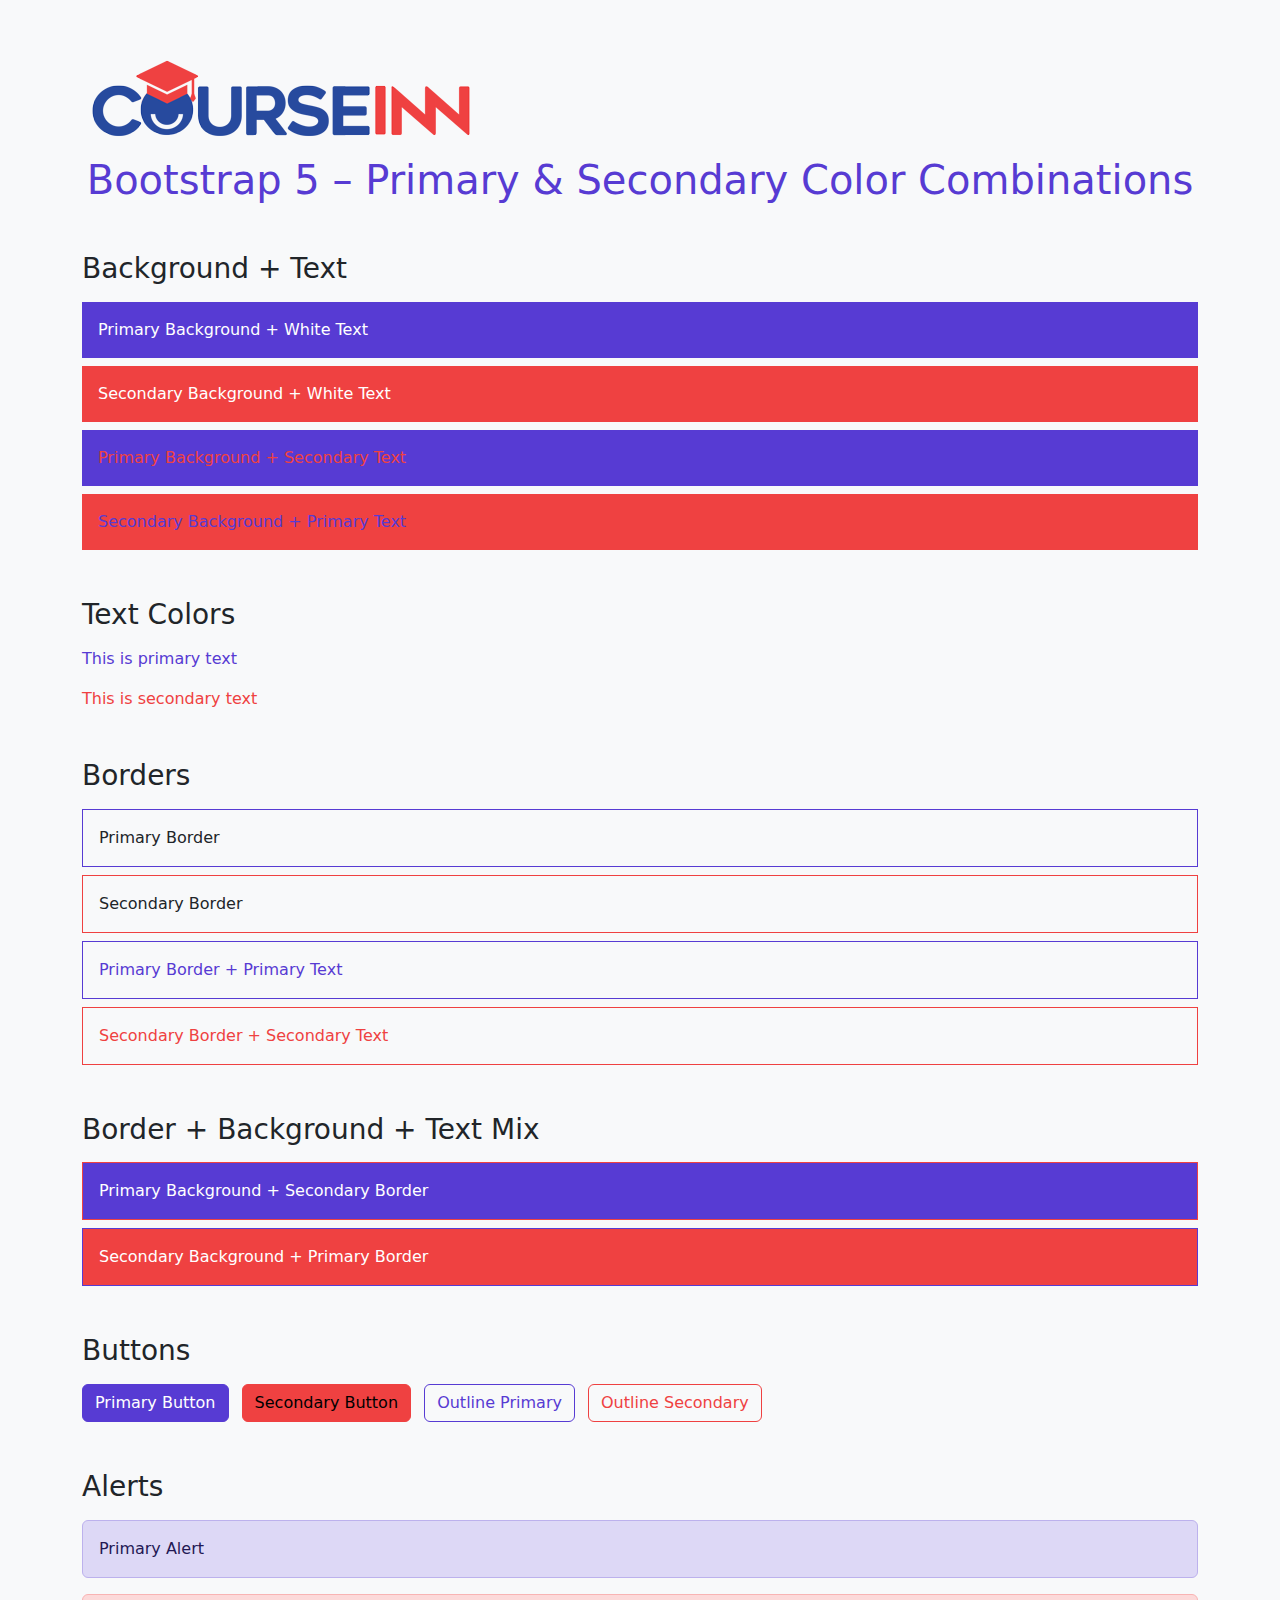
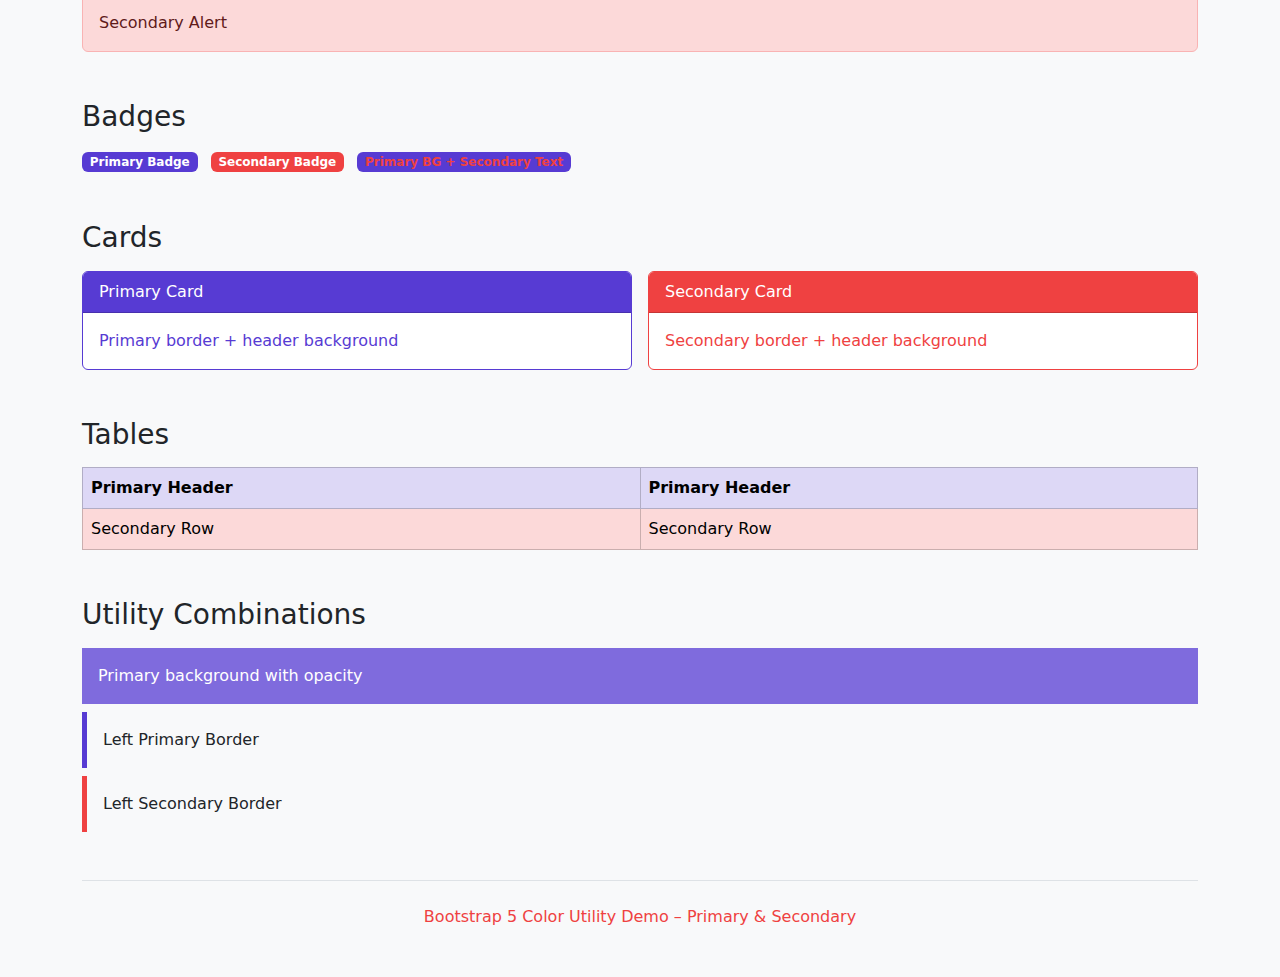
<file: css-bs-demo.html>
<!doctype html>
<html lang="en">
  <head>
    <meta charset="UTF-8" />
    <title>Bootstrap 5 Primary & Secondary Color Combinations</title>
    <meta name="viewport" content="width=device-width, initial-scale=1" />

    <!-- Bootstrap CSS -->
    <!-- <link href="https://cdn.jsdelivr.net/npm/bootstrap@5.3.2/dist/css/bootstrap.min.css" rel="stylesheet" /> -->

    <link rel="stylesheet" href="/css/custom_bootstrap.css" />
  </head>
  <body class="bg-light">
    <div class="container py-5">
      <img src="/images/logo.png" alt="" />
      <h1 class="text-center mb-5 text-primary">Bootstrap 5 – Primary & Secondary Color Combinations</h1>

      <!-- ================= Background + Text ================= -->
      <section class="mb-5">
        <h3 class="mb-3">Background + Text</h3>
        <div class="p-3 mb-2 bg-primary text-white">Primary Background + White Text</div>
        <div class="p-3 mb-2 bg-secondary text-white">Secondary Background + White Text</div>
        <div class="p-3 mb-2 bg-primary text-secondary">Primary Background + Secondary Text</div>
        <div class="p-3 mb-2 bg-secondary text-primary">Secondary Background + Primary Text</div>
      </section>

      <!-- ================= Text Colors ================= -->
      <section class="mb-5">
        <h3 class="mb-3">Text Colors</h3>
        <p class="text-primary">This is primary text</p>
        <p class="text-secondary">This is secondary text</p>
      </section>

      <!-- ================= Borders ================= -->
      <section class="mb-5">
        <h3 class="mb-3">Borders</h3>
        <div class="p-3 mb-2 border border-primary">Primary Border</div>
        <div class="p-3 mb-2 border border-secondary">Secondary Border</div>
        <div class="p-3 mb-2 border border-primary text-primary">Primary Border + Primary Text</div>
        <div class="p-3 mb-2 border border-secondary text-secondary">Secondary Border + Secondary Text</div>
      </section>

      <!-- ================= Border + Background + Text ================= -->
      <section class="mb-5">
        <h3 class="mb-3">Border + Background + Text Mix</h3>
        <div class="p-3 mb-2 bg-primary border border-secondary text-white">Primary Background + Secondary Border</div>
        <div class="p-3 mb-2 bg-secondary border border-primary text-white">Secondary Background + Primary Border</div>
      </section>

      <!-- ================= Buttons ================= -->
      <section class="mb-5">
        <h3 class="mb-3">Buttons</h3>
        <button class="btn btn-primary me-2">Primary Button</button>
        <button class="btn btn-secondary me-2">Secondary Button</button>
        <button class="btn btn-outline-primary me-2">Outline Primary</button>
        <button class="btn btn-outline-secondary">Outline Secondary</button>
      </section>

      <!-- ================= Alerts ================= -->
      <section class="mb-5">
        <h3 class="mb-3">Alerts</h3>
        <div class="alert alert-primary">Primary Alert</div>
        <div class="alert alert-secondary">Secondary Alert</div>
      </section>

      <!-- ================= Badges ================= -->
      <section class="mb-5">
        <h3 class="mb-3">Badges</h3>
        <span class="badge bg-primary me-2">Primary Badge</span>
        <span class="badge bg-secondary me-2">Secondary Badge</span>
        <span class="badge bg-primary text-secondary">Primary BG + Secondary Text</span>
      </section>

      <!-- ================= Cards ================= -->
      <section class="mb-5">
        <h3 class="mb-3">Cards</h3>
        <div class="row g-3">
          <div class="col-md-6">
            <div class="card border-primary">
              <div class="card-header bg-primary text-white">Primary Card</div>
              <div class="card-body">
                <p class="card-text text-primary">Primary border + header background</p>
              </div>
            </div>
          </div>

          <div class="col-md-6">
            <div class="card border-secondary">
              <div class="card-header bg-secondary text-white">Secondary Card</div>
              <div class="card-body">
                <p class="card-text text-secondary">Secondary border + header background</p>
              </div>
            </div>
          </div>
        </div>
      </section>

      <!-- ================= Tables ================= -->
      <section class="mb-5">
        <h3 class="mb-3">Tables</h3>
        <table class="table table-bordered">
          <thead class="table-primary">
            <tr>
              <th>Primary Header</th>
              <th>Primary Header</th>
            </tr>
          </thead>
          <tbody>
            <tr class="table-secondary">
              <td>Secondary Row</td>
              <td>Secondary Row</td>
            </tr>
          </tbody>
        </table>
      </section>

      <!-- ================= Utilities ================= -->
      <section class="mb-5">
        <h3 class="mb-3">Utility Combinations</h3>
        <div class="p-3 mb-2 bg-primary bg-opacity-75 text-white">Primary background with opacity</div>
        <div class="p-3 mb-2 border-start border-5 border-primary">Left Primary Border</div>
        <div class="p-3 mb-2 border-start border-5 border-secondary">Left Secondary Border</div>
      </section>

      <footer class="text-center pt-4 border-top">
        <p class="text-secondary mb-0">Bootstrap 5 Color Utility Demo – Primary & Secondary</p>
      </footer>
    </div>

    <!-- Bootstrap JS -->
    <script src="https://cdn.jsdelivr.net/npm/bootstrap@5.3.2/dist/js/bootstrap.bundle.min.js"></script>
  </body>
</html>
</file>
